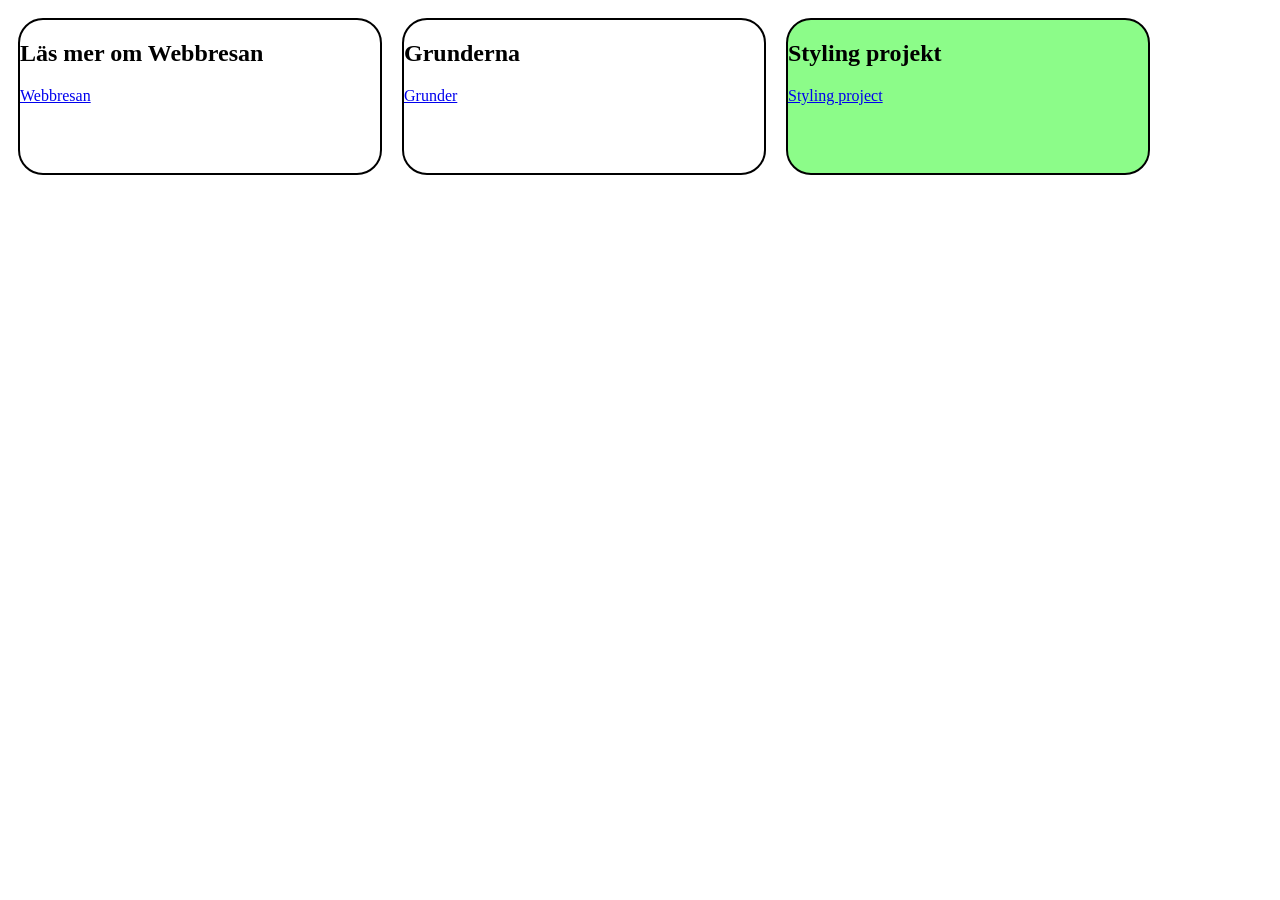
<file: index.html>
<!DOCTYPE html>
<html lang="en">
<head>
    <link href="Style.css" rel="stylesheet">
    <meta charset="UTF-8">
    <meta name="viewport" content="width=device-width, initial-scale=1.0">
    <title>Samling av sidor</title>
    <link rel="icon" type="image/x-icon" href="Styling/img/favicon (3).ico">
</head>
<body>
    <section>
        <h2>Läs mer om Webbresan</h2>
    <a href="Webbresan/index.html">Webbresan</a>
    </a>
    </section>
    <section>
        <h2>Grunderna</h2>
        <a href="Grunder/index.html">Grunder</a>
    </section>
    <section class="green">
        <h2>Styling projekt</h2>
        <a href="Styling/index.html">Styling project</a>
    </section>
</body>
</html>
</file>
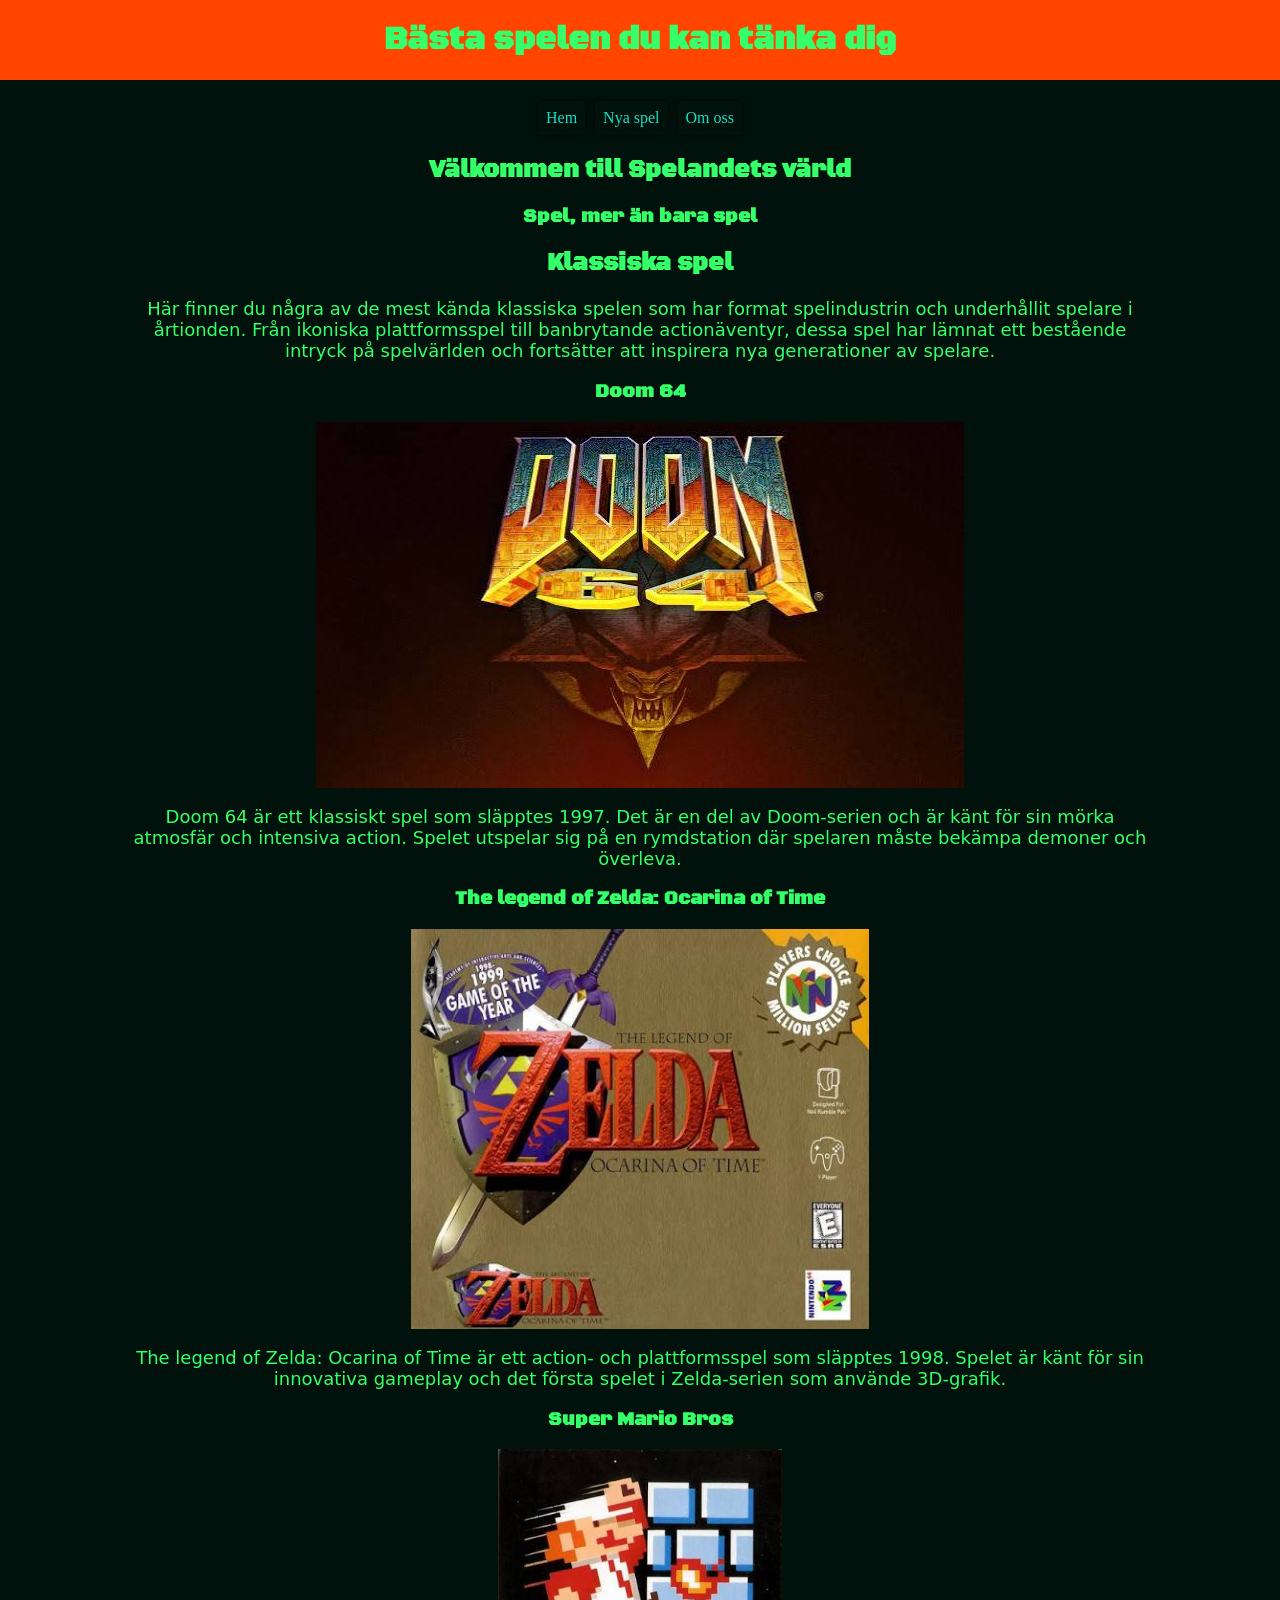
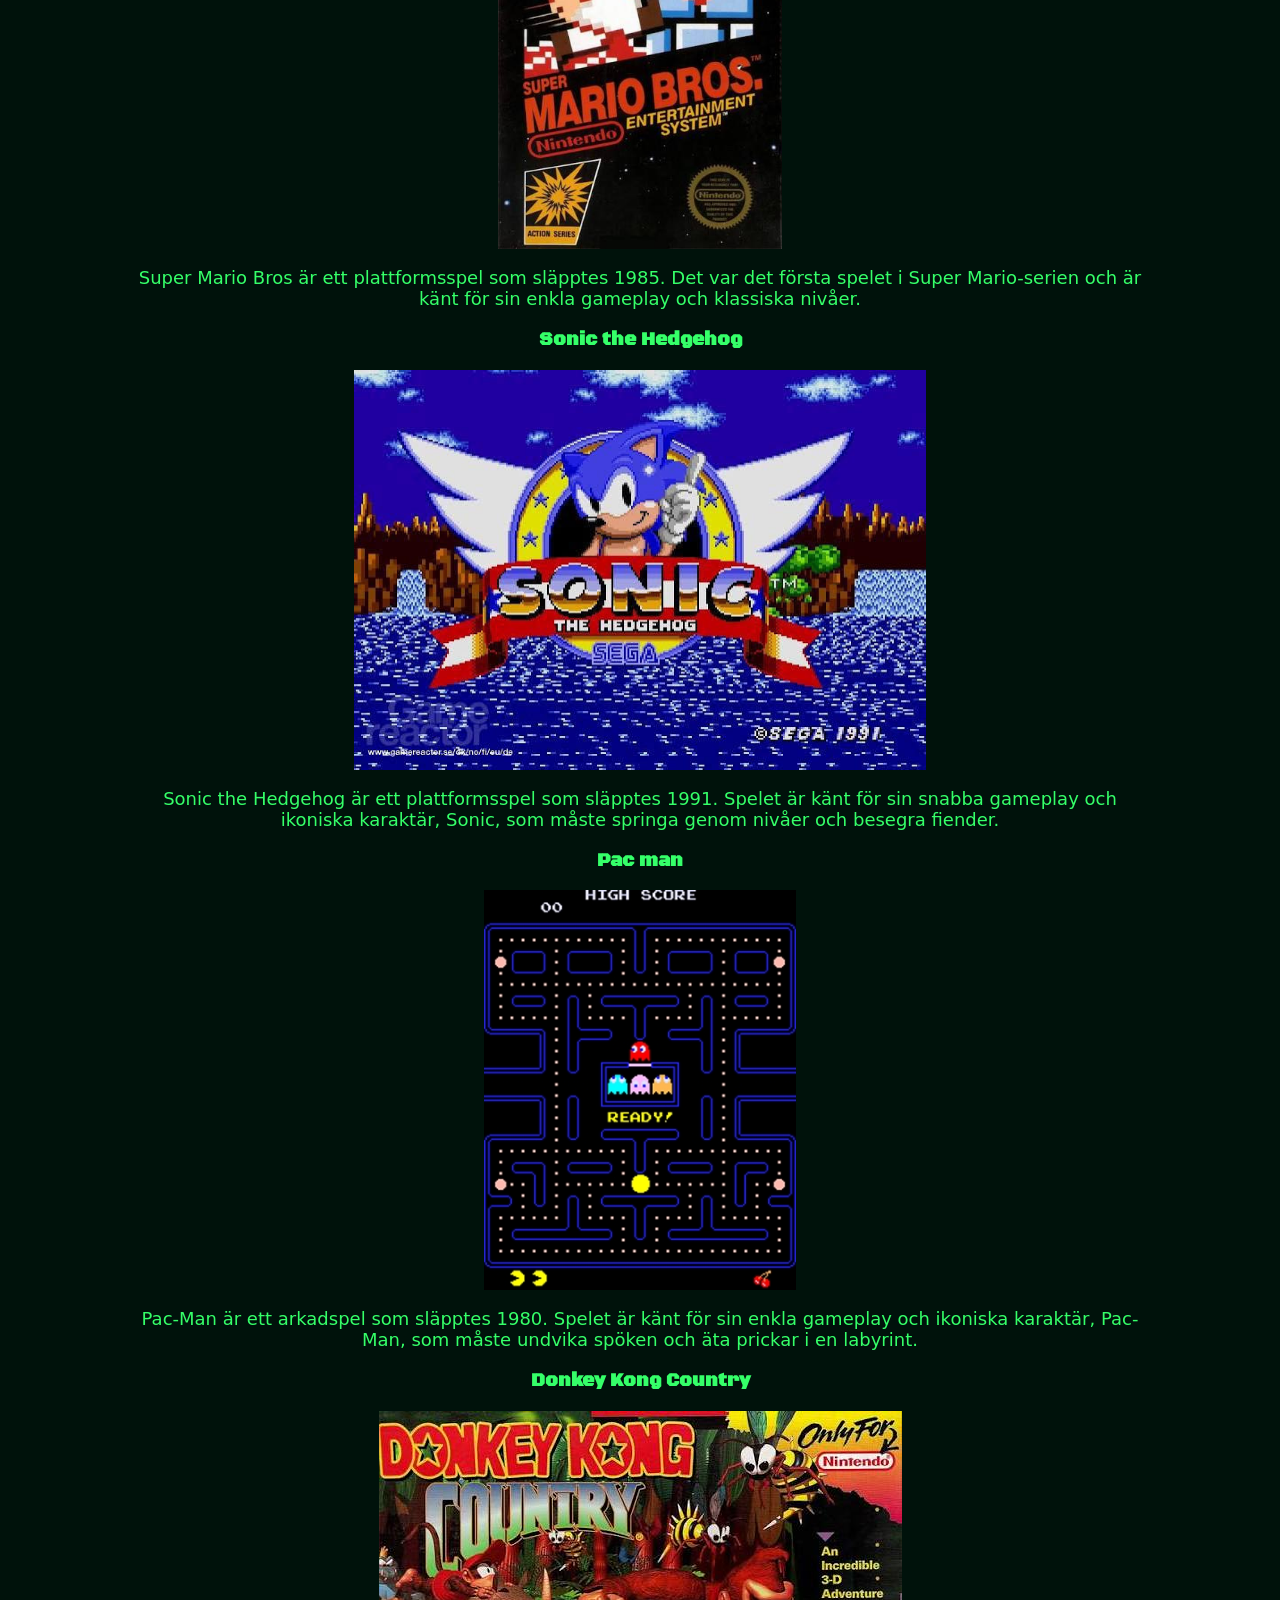
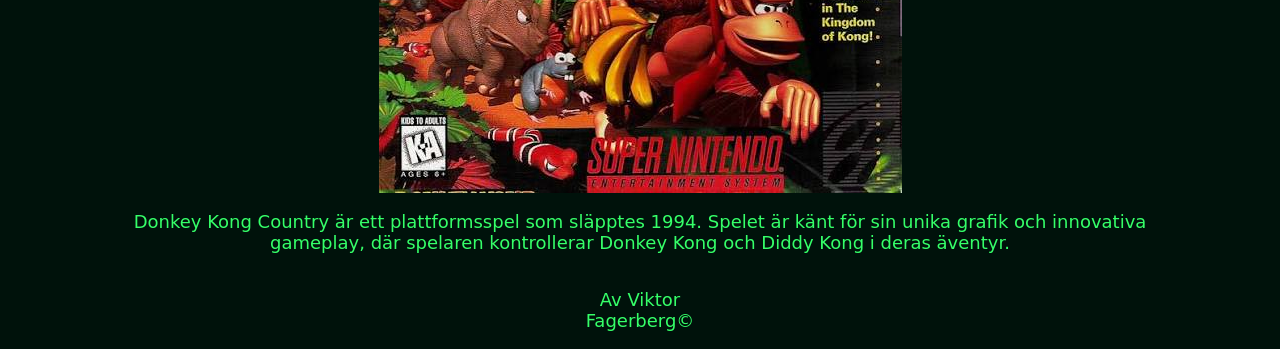
<file: Styling/index.html>
<!DOCTYPE html>
<html lang="sv">
<head>
    <meta charset="UTF-8">
    <meta name="viewport" content="width=device-width, initial-scale=1.0">
    <title>Bästa spelen du kan tänka dig</title>
    <link rel="stylesheet" href="Style.css" class="css">
    <link rel="icon" type="image/x-icon" href="img/favicon (2).ico">
</head>
<body class="index">
    <header>
        <h1 class="hela-rad">Bästa spelen du kan tänka dig</h1>
    </header>
    <nav> 
        <a href="index.html">Hem</a>
        <a href="Nya_spel.html">Nya spel</a>
        <a href="Exempel.html">Om oss</a>
    </nav>
    <main>
        <section>
            <h2 class="subhead">Välkommen till Spelandets värld</h2>
            <h3>Spel, mer än bara spel</h3>
        </section>
        <section>
            <h2 class="subhead">Klassiska spel</h2>
            <p class="max">
               Här finner du några av de mest kända klassiska spelen som har format spelindustrin och underhållit spelare i årtionden. Från ikoniska plattformsspel till banbrytande actionäventyr, dessa spel har lämnat ett bestående intryck på spelvärlden och fortsätter att inspirera nya generationer av spelare.
            </p>
        </section>
        <section>
            <h3>Doom 64</h3>
            <img src="img/Doom 64.png" alt="Doom 64" class="center-image">
            <p class="max">
                Doom 64 är ett klassiskt spel som släpptes 1997. Det är en del av Doom-serien och är känt för sin mörka atmosfär och intensiva action. Spelet utspelar sig på en rymdstation där spelaren måste bekämpa demoner och överleva.
            </p>
        </section>
        <section>
            <h3>The legend of Zelda: Ocarina of Time</h3>
            <img src="img/The legend of Zelda ocarinia of time.png" alt="The legend of Zelda: Ocarina of Time" class="center-image">
            <p class="max">
                The legend of Zelda: Ocarina of Time är ett action- och plattformsspel som släpptes 1998. Spelet är känt för sin innovativa gameplay och det första spelet i Zelda-serien som använde 3D-grafik.
            </p>
        </section>
        <section>
            <h3>Super Mario Bros</h3>
            <img src="img/Super mario bros.png" alt="Super Mario Bros" class="center-image toBig">
            <p class="max">
                Super Mario Bros är ett plattformsspel som släpptes 1985. Det var det första spelet i Super Mario-serien och är känt för sin enkla gameplay och klassiska nivåer.
            </p>
        </section>
        <section>
            <h3>Sonic the Hedgehog</h3>
            <img src="img/Sonic the hedgehog.png" alt="Sonic the Hedgehog" class="center-image">
            <p class="max">
                Sonic the Hedgehog är ett plattformsspel som släpptes 1991. Spelet är känt för sin snabba gameplay och ikoniska karaktär, Sonic, som måste springa genom nivåer och besegra fiender.
            </p>
        </section>
        <section>
            <h3>Pac man</h3>
            <img src="img/Pac man.png" alt="Pac-Man" class="center-image">
            <p class="max">
                Pac-Man är ett arkadspel som släpptes 1980. Spelet är känt för sin enkla gameplay och ikoniska karaktär, Pac-Man, som måste undvika spöken och äta prickar i en labyrint.
            </p>
        </section>
        <section>
            <h3>Donkey Kong Country</h3>
            <img src="img/Donkey kong country.png" alt="Donkey Kong Country" class="center-image">
            <p class="max">
                Donkey Kong Country är ett plattformsspel som släpptes 1994. Spelet är känt för sin unika grafik och innovativa gameplay, där spelaren kontrollerar Donkey Kong och Diddy Kong i deras äventyr.
            </p>
        </section>
    </main>
    <footer>
        <p class="max">Av Viktor Fagerberg&copy;</p>
    </footer>
</body>
</html>
</file>
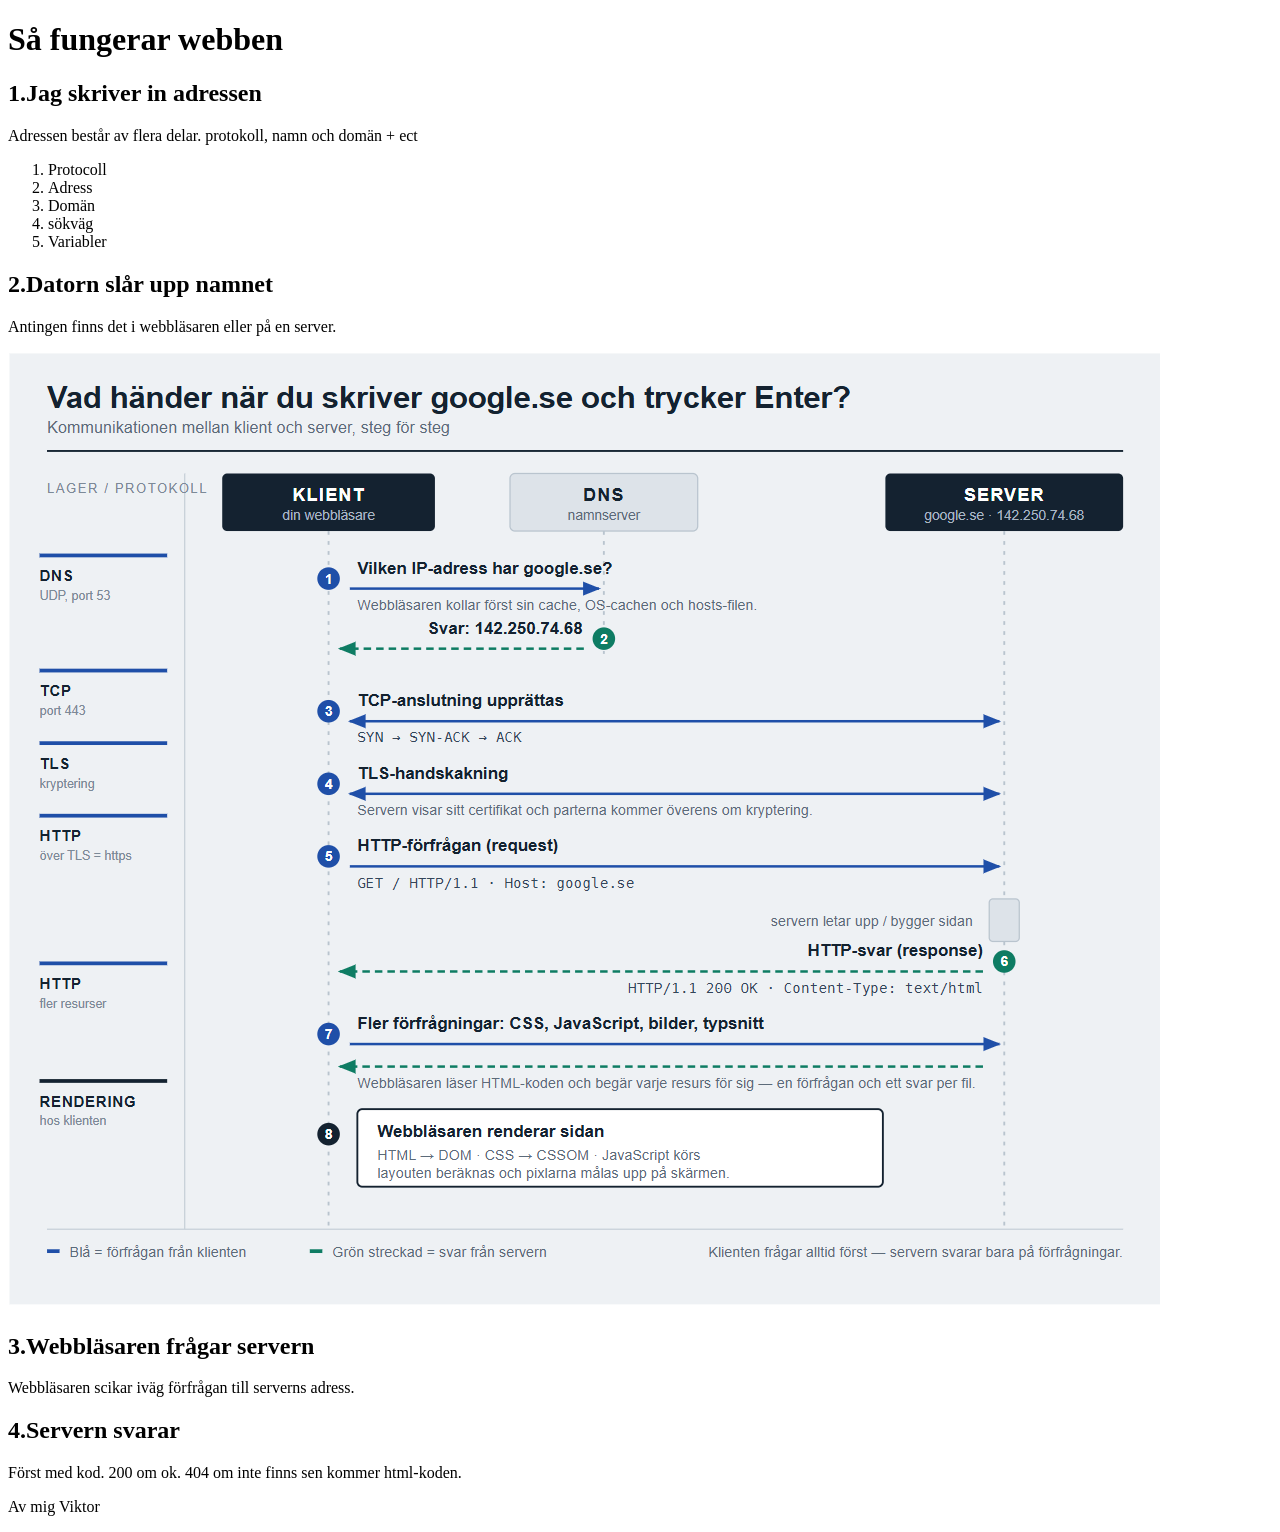
<file: Webbresan/index.html>
<!DOCTYPE html>
<html>

<head></head>
<Title>DO NOT! use this website</Title>
</head>
<body>
   <header>
<h1>Så fungerar webben</h1>
   </header>
<main>
<section>
    <h2>1.Jag skriver in adressen</h2>
    <p>Adressen består av flera delar. protokoll, namn och domän + ect</p>
    <ol>
     <li>Protocoll</li>
     <li>Adress</li>
     <li>Domän</li>
     <li>sökväg</li>
     <li>Variabler</li>
    </ol>
</section>
<section>
    <h2>2.Datorn slår upp namnet</h2>
    <p>Antingen finns det i webbläsaren eller på en server.</p>
    <img src="imgs/dns.png">
</section>
<section>
    <h2>3.Webbläsaren frågar servern</h3>
    <p>Webbläsaren scikar iväg förfrågan till serverns adress. </p>
</section>
<section>
    <h2>4.Servern svarar</h2>
    <p>Först med kod. 200 om ok. 404 om inte finns sen kommer html-koden.</p>
</section>
</main>
<footer>
<p>Av mig Viktor</p>
</footer>
</body>

</html>
</file>
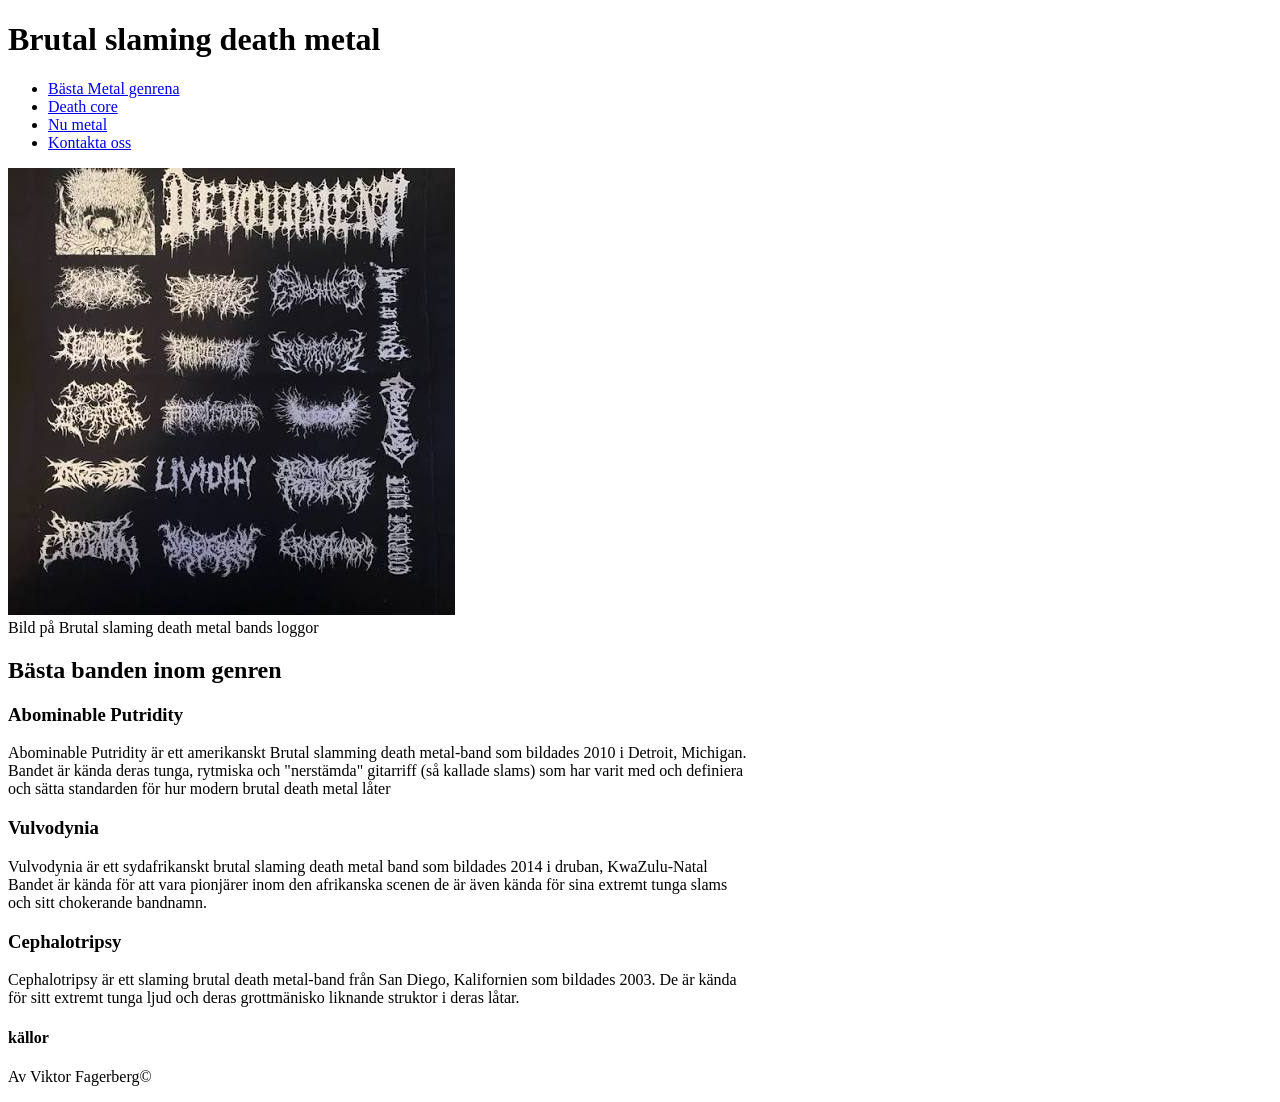
<file: Grunder/brutal slaming death metal.html>
<!DOCTYPE html>
<html lang="sv">
<head>
    <meta charset="UTF-8">
    <meta name="viewport" content="width=device-width, initial-scale=1.0">
    <title>Brutal slaming death metal</title>
    <link rel="icon" type="image/x-icon" href="Imgs 2/favicon.ico">
</head>
<body>
   <Header>
        <h1>Brutal slaming death metal</h1>
        <nav>
            <ul>
            <li><a href="index.html">Bästa Metal genrena</a></li>
            <li><a href="death core.html">Death core</a></li>
            <li><a href="nu metal.html">Nu metal</a></li>
            <li><a href="kontakta_oss.html">Kontakta oss</a></li>
            </ul>
        </nav>
    </Header>
    <main>
        <img src="Imgs 2/Slam metal images.jpeg" alt="Brutal slaming death metal">
        <figcaption>Bild på Brutal slaming death metal bands loggor</figcaption>
        <h2>Bästa banden inom genren</h2>
        <h3>Abominable Putridity</h3>
        <p>Abominable Putridity är ett amerikanskt Brutal slamming death metal-band som bildades 2010 i Detroit, Michigan.<br> Bandet är kända deras tunga, rytmiska och "nerstämda" gitarriff (så kallade slams) som har varit med och definiera<br> och sätta standarden för hur modern brutal death metal låter</p>
        <h3>Vulvodynia</h3>
        <p>Vulvodynia är ett  sydafrikanskt brutal slaming death metal band som bildades 2014 i druban, KwaZulu-Natal<br> Bandet är kända för att vara pionjärer inom den afrikanska scenen de är även kända för sina extremt tunga slams <br> och sitt chokerande bandnamn.</p>
        <h3>Cephalotripsy</h3>
        <p>Cephalotripsy är ett slaming brutal death metal-band från San Diego, Kalifornien som bildades 2003. De är kända<br> för sitt extremt tunga ljud och deras grottmänisko liknande struktor i deras låtar.  </p>
    </main>
    <footer>
        <h4>källor</h4>
        <p></p>
        <p>Av Viktor Fagerberg&copy;</p>
    </footer>
</body>
</html>
</file>
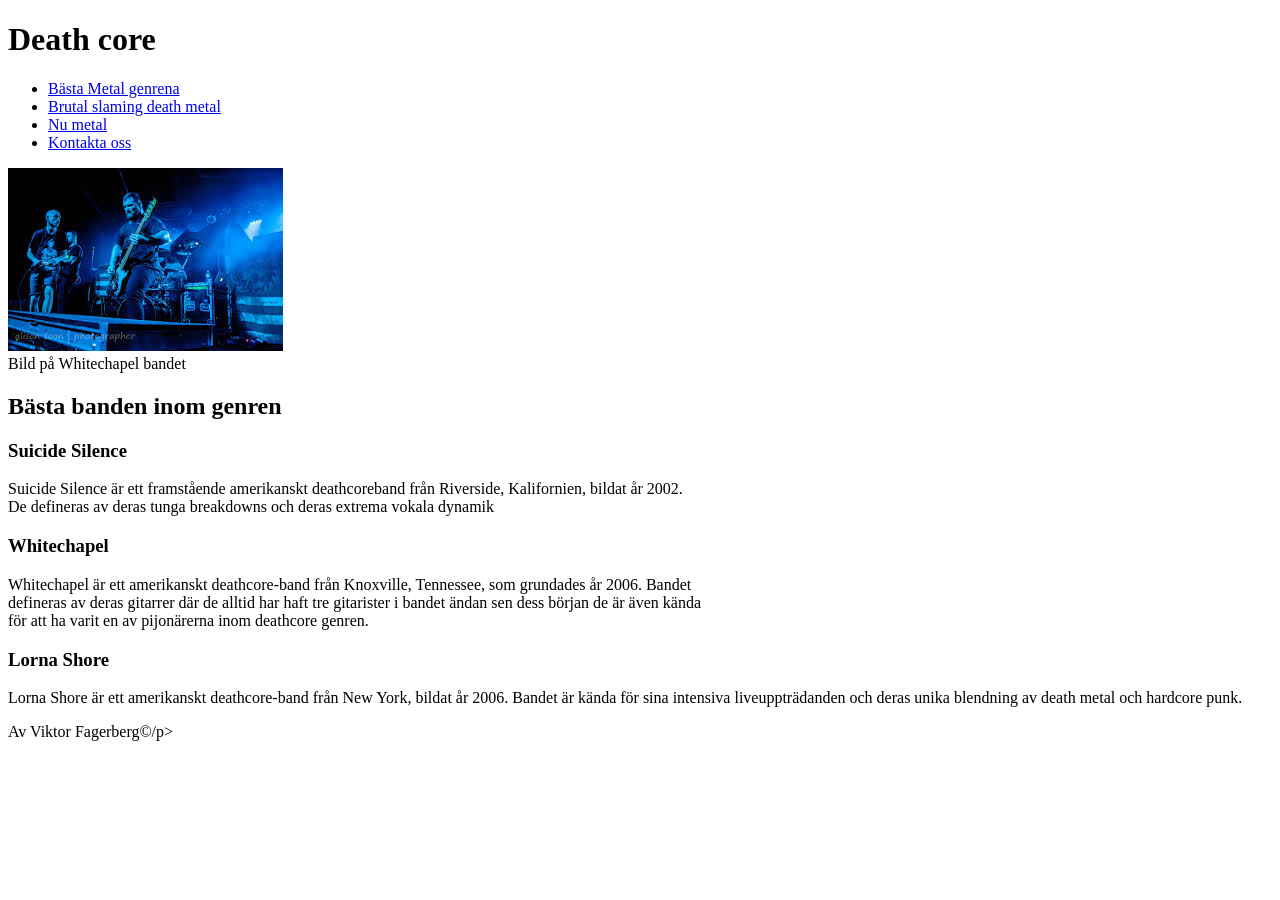
<file: Grunder/death core.html>
<!DOCTYPE html>
<html lang="sv">
<head>
    <meta charset="UTF-8">
    <meta name="viewport" content="width=device-width, initial-scale=1.0">
    <title>Death core</title>
    <link rel="icon" type="image/x-icon" href="Imgs 2/favicon.ico">
</head>
<body>
    <header>
        <h1>Death core</h1>
        <nav>
            <ul>
        <li><a href="index.html">Bästa Metal genrena</a></li>
        <li><a href="brutal slaming death metal.html">Brutal slaming death metal</a></li>
        <li><a href="nu metal.html">Nu metal</a></li>
        <li><a href="kontakta_oss.html">Kontakta oss</a></li>
            </ul>
        </nav>
    </header>
    <main>
        <img src="Imgs 2/Whitechapel images.jpeg" alt="Bild på Whitechapel bandet">
        <figcaption>Bild på Whitechapel bandet</figcaption>
        <section>
        <h2>Bästa banden inom genren</h2>
        </section>
        <h3>Suicide Silence</h3>
        <p>Suicide Silence är ett framstående amerikanskt deathcoreband från Riverside, Kalifornien, bildat år 2002.<br> De defineras av deras tunga breakdowns och deras extrema vokala dynamik</p>
        <h3>Whitechapel</h3>
        <P>Whitechapel är ett amerikanskt deathcore-band från Knoxville, Tennessee, som grundades år 2006. Bandet <br> defineras av deras gitarrer där de alltid har haft tre gitarister i bandet ändan sen dess början de är även kända<br> för att ha varit en av pijonärerna inom deathcore genren.</P>
        <h3>Lorna Shore</h3>
        <p>Lorna Shore är ett amerikanskt deathcore-band från New York, bildat år 2006. Bandet är kända för sina intensiva liveuppträdanden och deras unika blendning av death metal och hardcore punk. </p>
        
    </main>
    <footer>
        <p>Av Viktor Fagerberg&copy;/p>
    </footer>
</body>
</html>
</file>
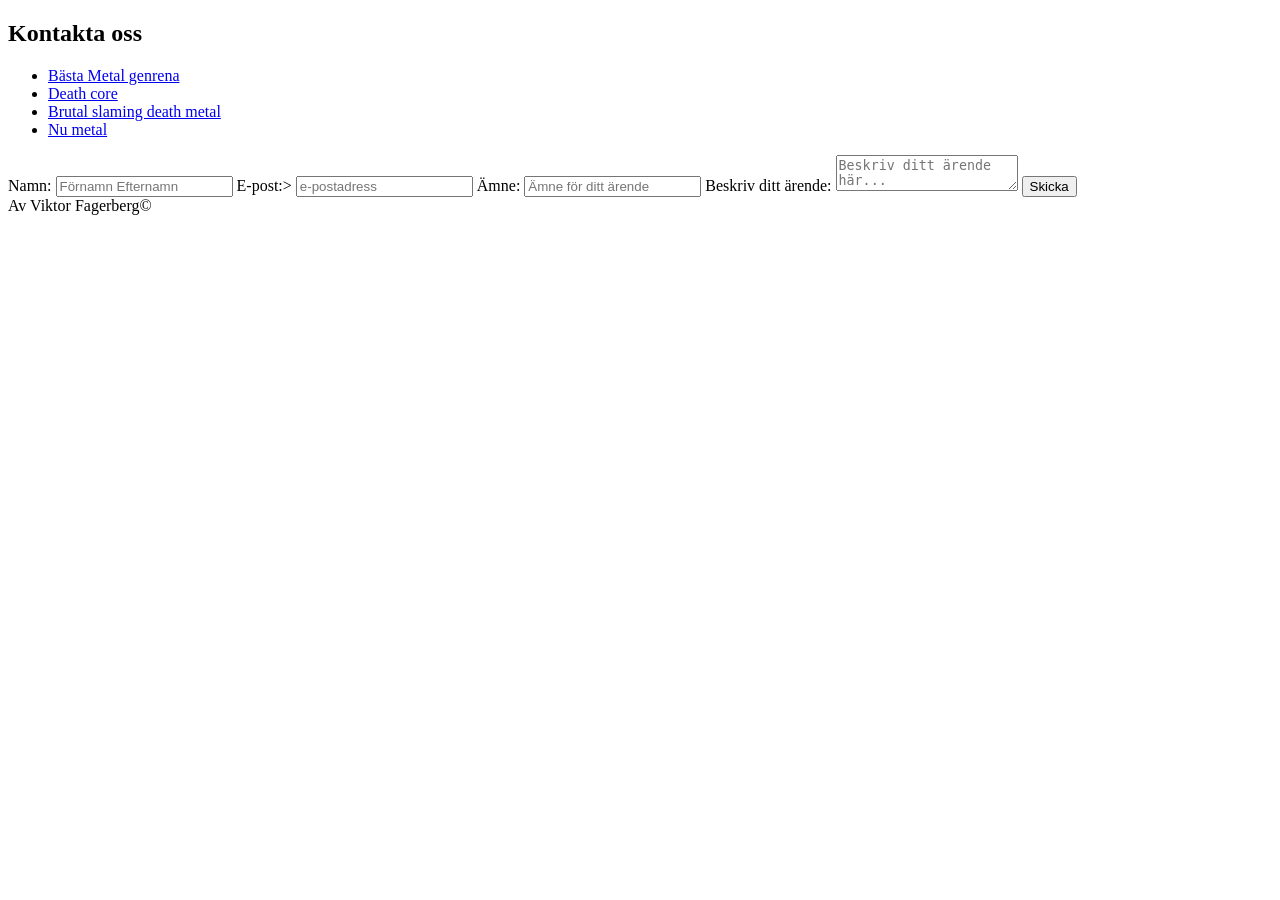
<file: Grunder/kontakta_oss.html>
<!DOCTYPE html>
<html lang="sv">
<head>
    <meta charset="UTF-8">
    <meta name="viewport" content="width=device-width, initial-scale=1.0">
    <title>Document</title>
    <link rel="icon" type="image/x-icon" href="Imgs 2/favicon.ico">
</head>
<body>
    <header>
        <section>
        <h1>Kontakta oss</h1>
        </section>
        <nav>
            <ul>
               <li><a href="index.html">Bästa Metal genrena</a></li>
               <li><a href="death core.html">Death core</a></li>
               <li><a href="brutal slaming death metal.html">Brutal slaming death metal</a></li>
               <li><a href="nu metal.html">Nu metal</a></li>
            </ul>
        </nav>
    </header>
        <main>
            <form>
            <section>
                <label for="name">Namn:</label>
                <input type="text" name="name" id="name" autocomplete="name" required placeholder="Förnamn Efternamn">
           
                <label for="email">E-post:></label>
                <input type="email" name="email" id="email" autocomplete="email" required placeholder="e-postadress">

                <label for="subject">Ämne:</label>
                <input type="text" name="subject" id="subject" required placeholder="Ämne för ditt ärende">

                <label for="description">Beskriv ditt ärende:</label>
                <textarea name="description" id="description" required placeholder="Beskriv ditt ärende här..."></textarea>
            
                <button type="submit">Skicka</button>
            </section>
            </form>
        </main>
    
    <footer>Av Viktor Fagerberg&copy;</footer>
</body>
</html>
</file>
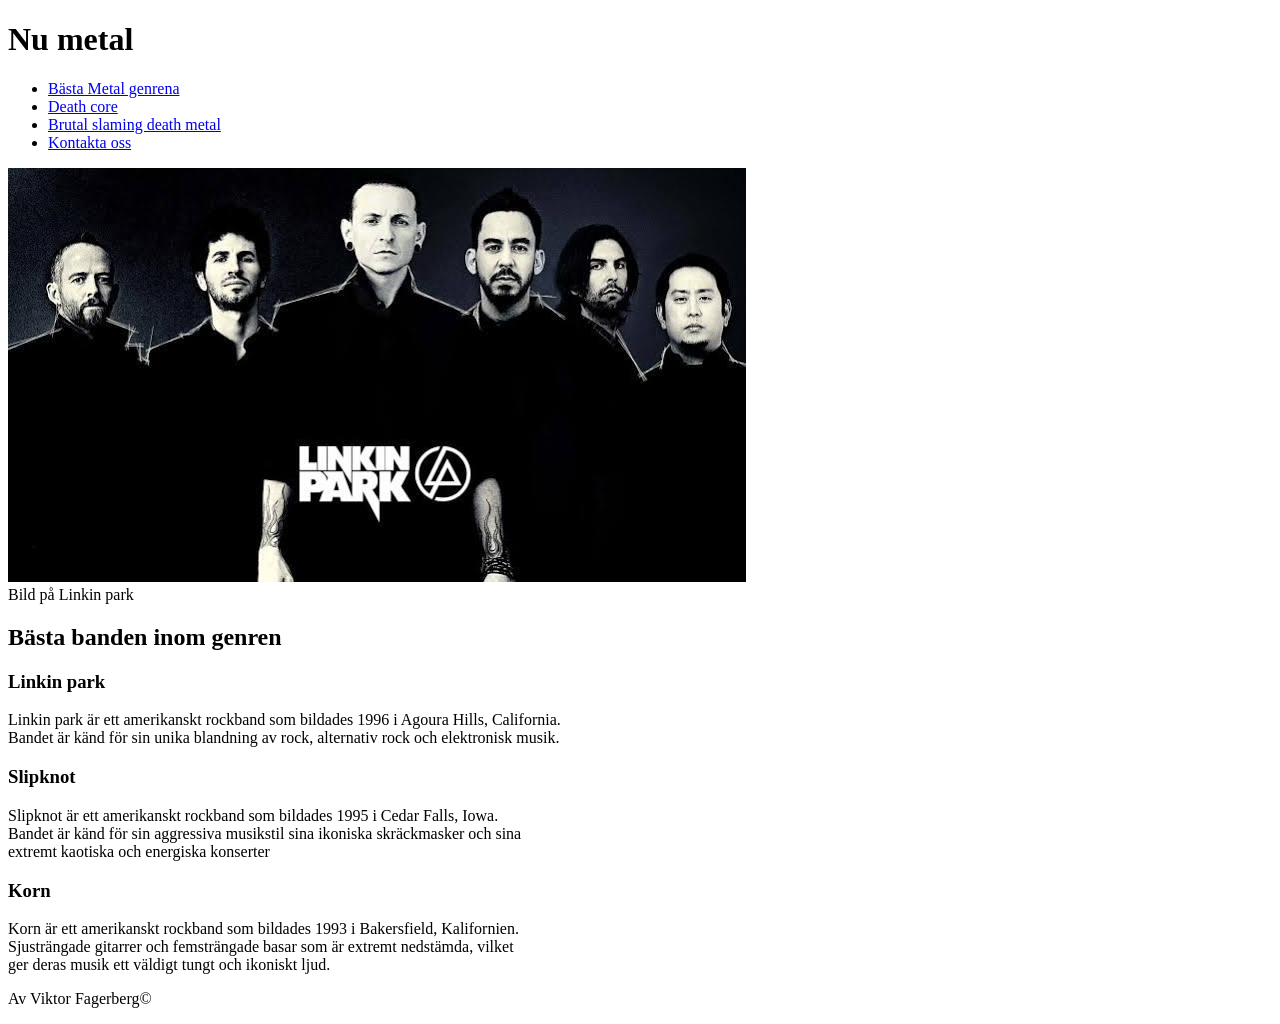
<file: Grunder/nu metal.html>
<!DOCTYPE html>
<html lang="sv">
<head>
    <meta charset="UTF-8">
    <meta name="viewport" content="width=device-width, initial-scale=1.0">
    <title>Document</title>
    <link rel="icon" type="image/x-icon" href="Imgs 2/favicon.ico">
</head>
<body>
    <header>
        <h1>Nu metal</h1>
        <nav>
        <section>
            <ul>
        <li><a href="index.html">Bästa Metal genrena</a></li>
        <li><a href="death core.html">Death core</a></li>
        <li><a href="brutal slaming death metal.html">Brutal slaming death metal</a></li>
        <li><a href="kontakta_oss.html">Kontakta oss</a></li>
            </ul>
        </section>
        </nav>
    </header>
    <main>
        <section>
            <img src="Imgs 2/Linkin park images.jpeg" alt="Bild på Linkin park bandet">
            <figcaption>Bild på Linkin park</figcaption>
        </section>
        <section>
            <h2>Bästa banden inom genren</h2>
        </section>
        <section>
            <h3>Linkin park</h3>
            <p>Linkin park är ett amerikanskt rockband som bildades 1996 i Agoura Hills, California.<br> Bandet är känd för sin unika blandning av rock, alternativ rock och elektronisk musik.</p>
        </section>   
            <h3>Slipknot</h3>
            <p>Slipknot är ett amerikanskt rockband som bildades 1995 i Cedar Falls, Iowa.<br>Bandet är känd för sin aggressiva musikstil sina ikoniska skräckmasker och sina<br> extremt kaotiska och energiska konserter</p>
        <section>  
            <h3>Korn</h3>
            <p>Korn är ett amerikanskt rockband som bildades 1993 i Bakersfield, Kalifornien.<br> Sjusträngade gitarrer och femsträngade basar som är extremt nedstämda, vilket<br> ger deras musik ett väldigt tungt och ikoniskt ljud.</p>   
        </section> 
    </main>
<footer>
    <p>Av Viktor Fagerberg&copy;</p>
</footer>  
</body>
</html>
</file>
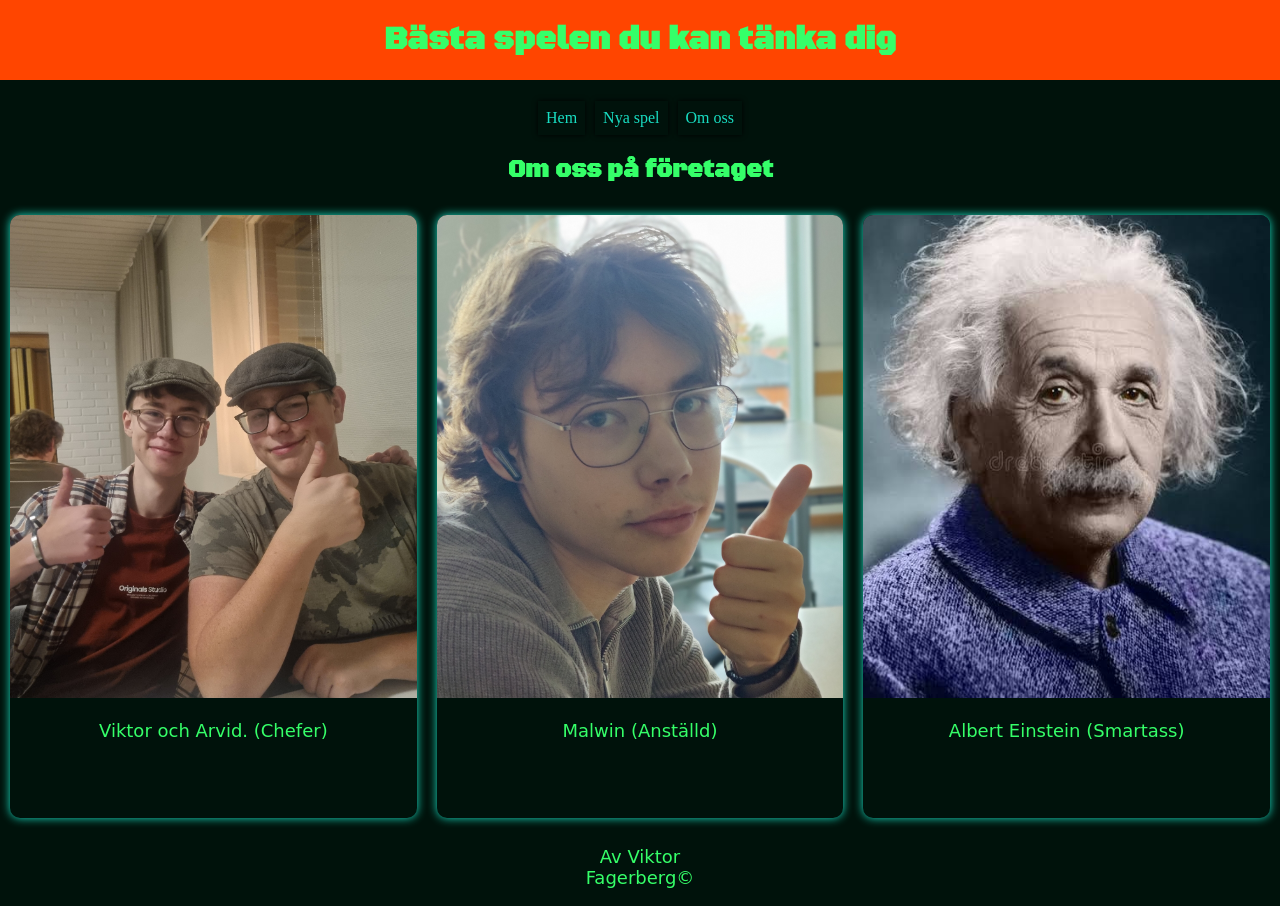
<file: Styling/Exempel.html>
<!DOCTYPE html>
<html lang="en">
<head>
    <meta charset="UTF-8">
    <meta name="viewport" content="width=device-width, initial-scale=1.0">
    <title>Om oss</title>
    <link rel="stylesheet" href="Style.css">
    <Link rel="icon" type="image/x-icon" href="img/favicon (2).ico">
</head>
<body>
    <header>
    <h1 class="hela-rad">Bästa spelen du kan tänka dig</h1>
</header>
<nav> 
    <a href="index.html">Hem</a>
    <a href="Nya_spel.html">Nya spel</a>
    <a href="Exempel.html">Om oss</a>
</nav>
    <main>
        <h2>Om oss på företaget</h2>
        <div class="row">
        <section>
            <img src="img/Viktor och Arvid.jpg" alt="Viktor och Arvid i Baskrar">
            <p class="max">Viktor och Arvid. (Chefer) </p>
        </section>
        <section>
            <img src="img/Malwin.jpg" alt="Jul Nisse">
            <p class="max">Malwin (Anställd) </p>
        </section>
        <section>
            <img src="img/Albert.png" alt="Albert Einstein">
            <p class="max">Albert Einstein (Smartass)</p>
        </section>
        </div>
    </main>
    <footer>
        <p class="max">Av Viktor Fagerberg&copy;</p>
    </footer>

</body>
</html>
</file>
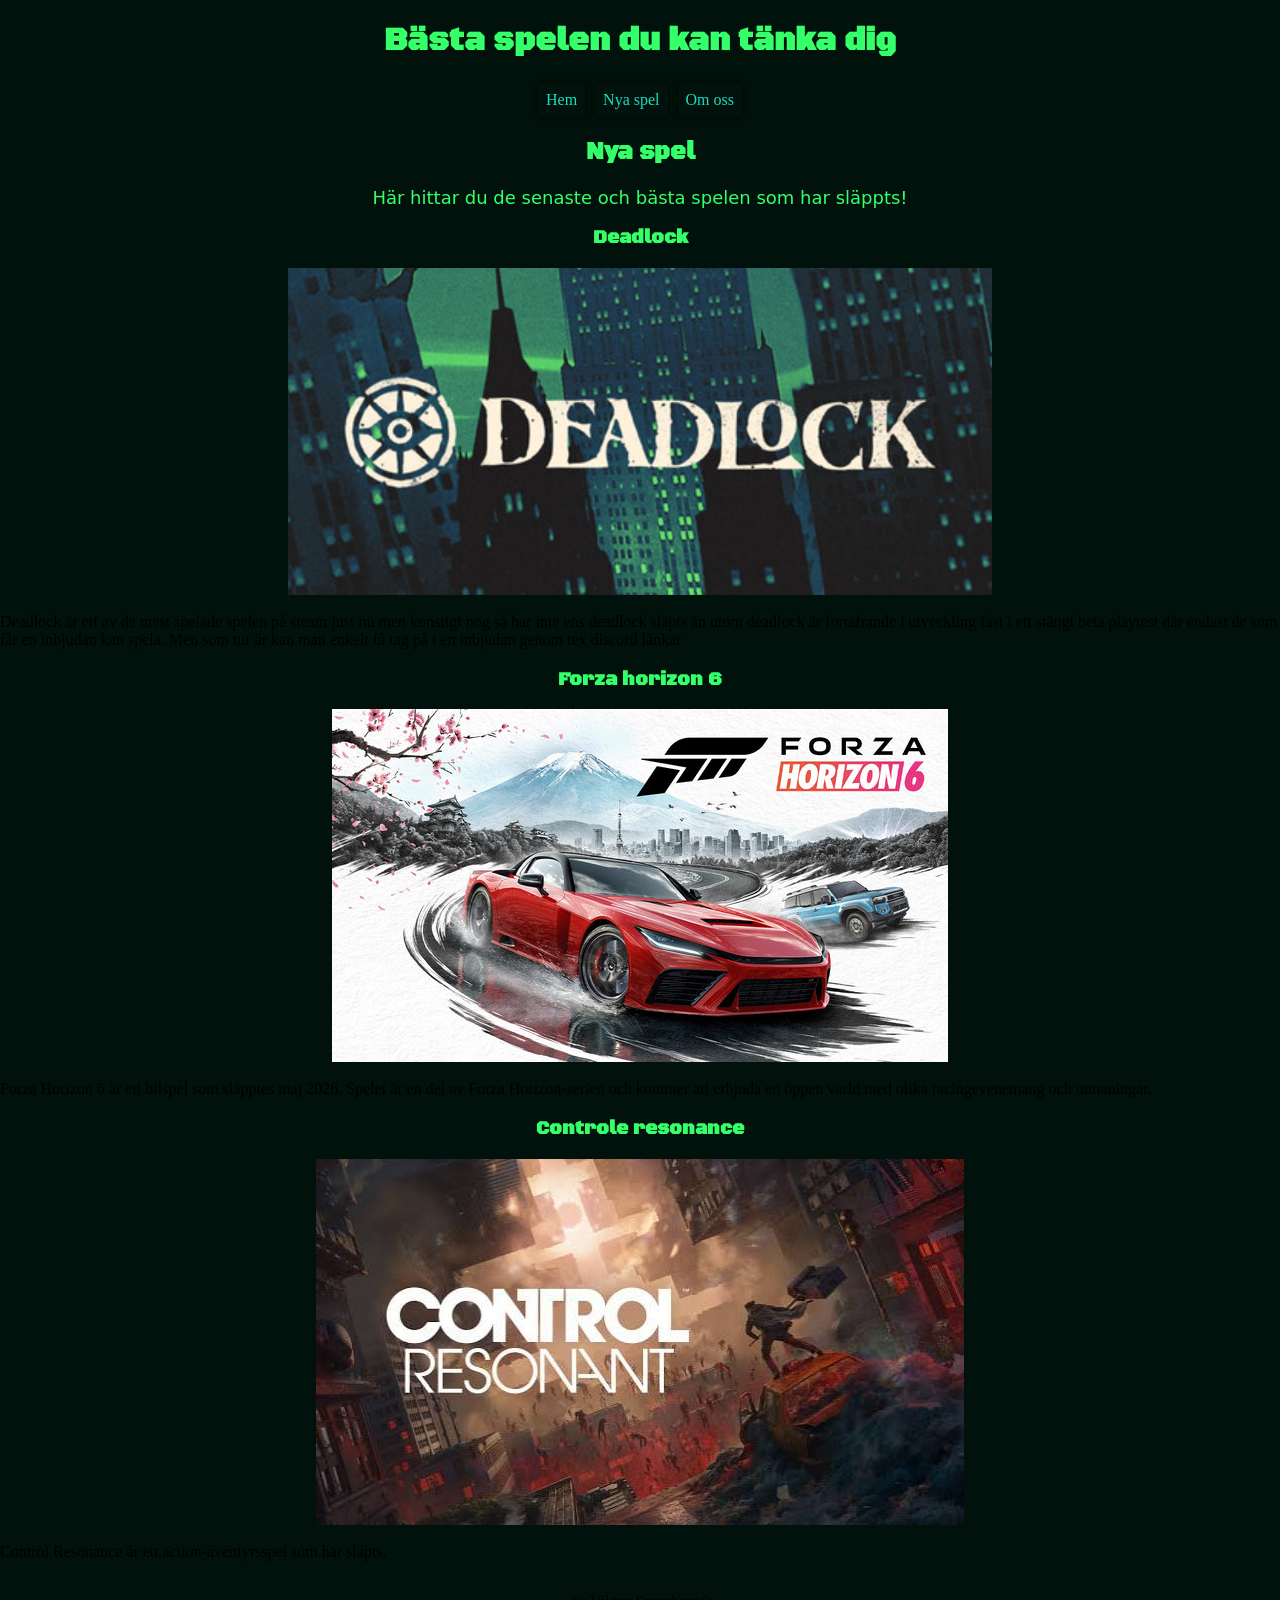
<file: Styling/Nya spel.html>
<!DOCTYPE html>
<html lang="en">
<head>
    <meta charset="UTF-8">
    <meta name="viewport" content="width=device-width, initial-scale=1.0">
    <link rel="stylesheet" href="Style.css">
    <title>Document</title>
</head>
<body>
    <header>
       <h1>Bästa spelen du kan tänka dig</h1>
    </header>
    <nav>
        <a href="index.html">Hem</a>
        <a href="Nya spel.html">Nya spel</a>
        <a href="Exempel.html">Om oss</a>
    </nav>
    <main >
        <section> 
            <h2>Nya spel</h2>
            <p class="max">Här hittar du de senaste och bästa spelen som har släppts!</p>
        </section>
        <section>
            <h3>Deadlock</h3>
            <img src="img/Deadlock.png" alt="Nya spel" class="center-image waytobig">
            <p class="max" >
               <p>Deadlock är ett av de mest spelade spelen på steam just nu men konstigt nog så har inte ens deadlock släpts än utom deadlock är fortafrande i utveckling fast i ett stängt beta playtest där endast de som får en inbjudan kan spela. Men som tur är kan man enkelt få tag på i en inbjudan genom tex discord länkar</p>
        </section>
        <section>
            <h3>Forza horizon 6</h3>
            <img src="img/forza horizon 6.png" alt="Forza horizon 6" class="center-image">
            <p class="max">
            <p>Forza Horizon 6 är ett bilspel som släpptes maj 2026. Spelet är en del av Forza Horizon-serien och kommer att erbjuda en öppen värld med olika racingevenemang och utmaningar.</p>
        </section>
        <section>
            <h3>Controle resonance</h3>
            <img src="img/Controle Resonant.png" alt="Control resonance" class="center-image">
            <p class="max">
            <p>Control Resonance är ett action-äventyrsspel som har släpts.
        </section>
        <section> </section>
    </main>
    <footer>
        <p>Av Viktor Fagerberg&copy;</p>
    </footer>
</body>
</html>
</file>
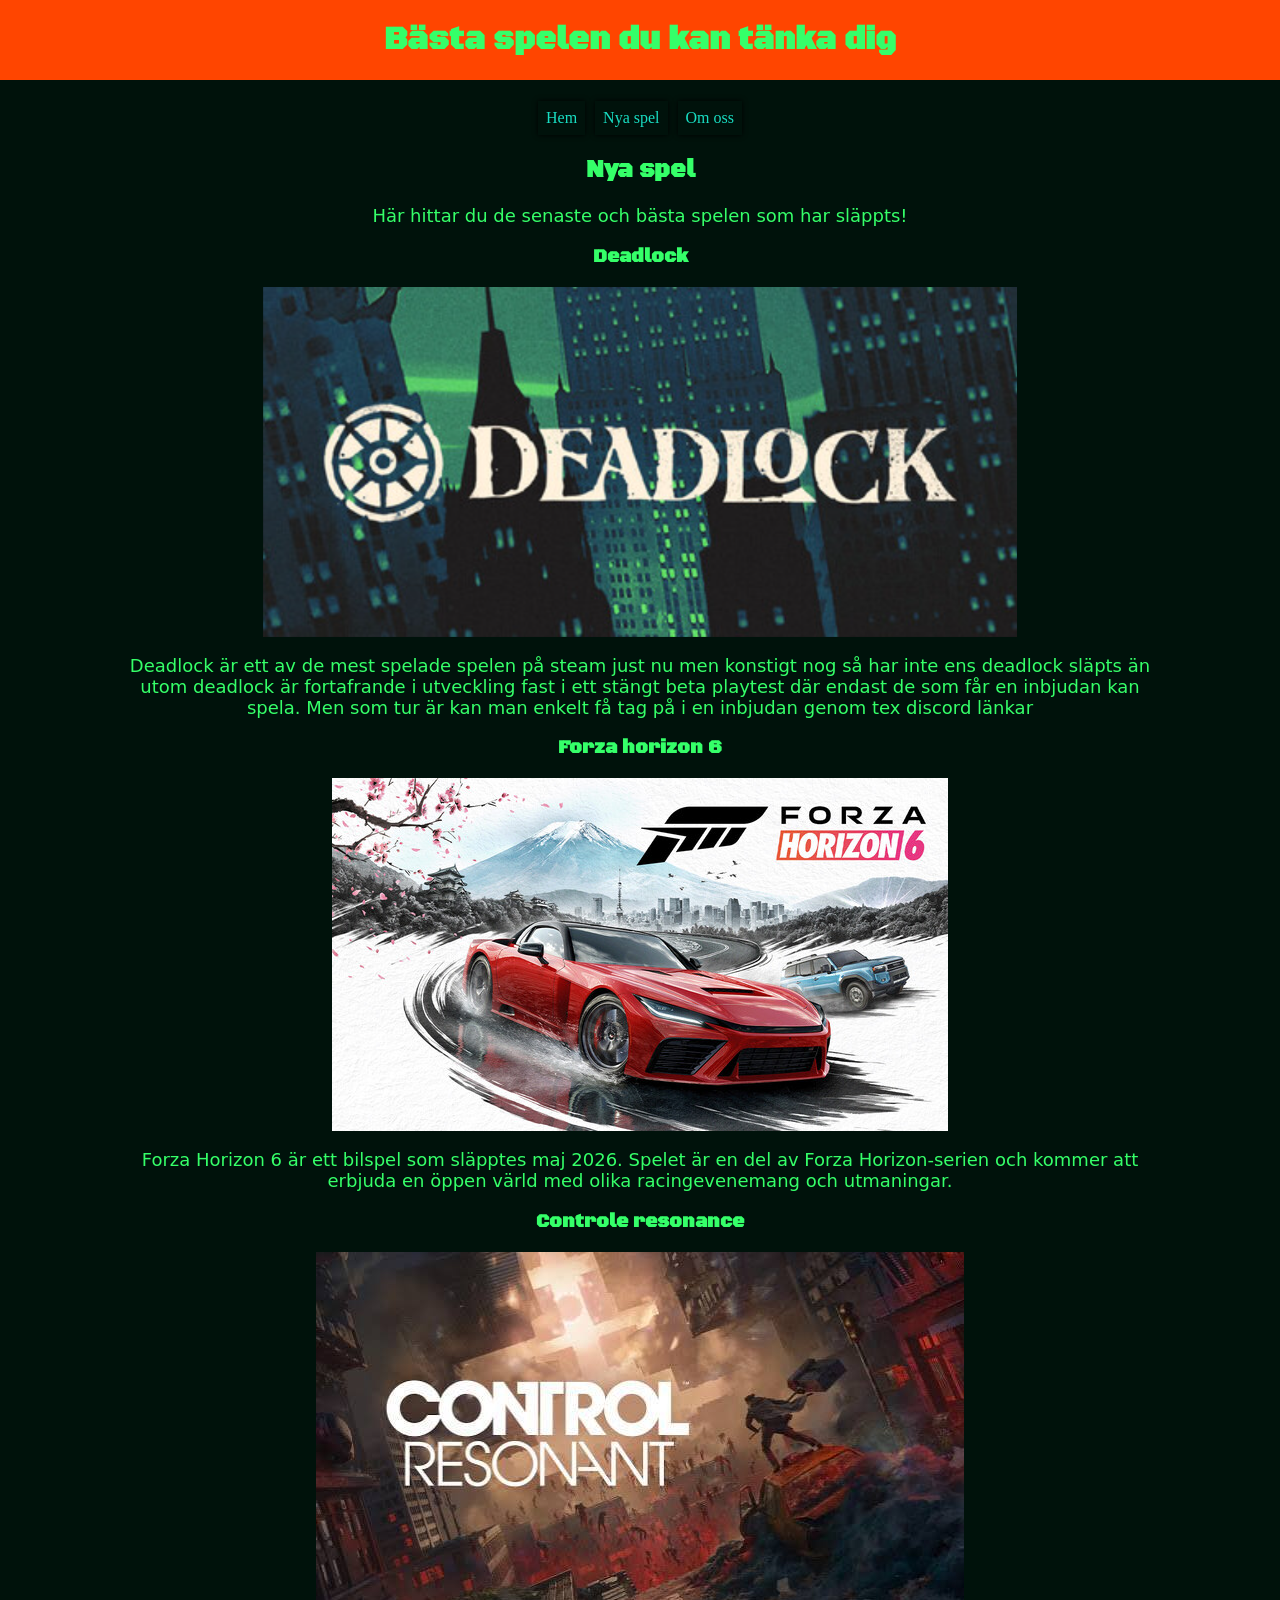
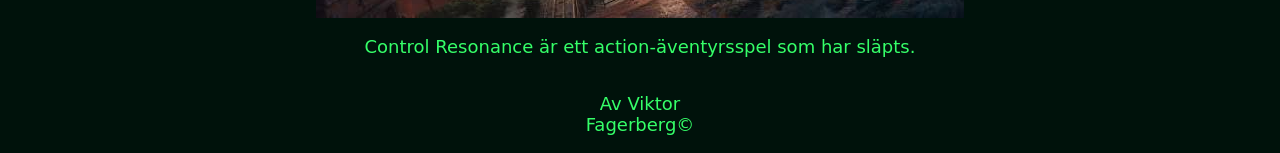
<file: Styling/Nya_spel.html>
<!DOCTYPE html>
<html lang="en">

<head>
    <meta charset="UTF-8">
    <meta name="viewport" content="width=device-width, initial-scale=1.0">
    <link rel="stylesheet" href="Style.css">
    <title>Document</title>
</head>

<body>
    <header>
        <h1 class="hela-rad">Bästa spelen du kan tänka dig</h1>
    </header>
    <nav>
        <a href="index.html">Hem</a>
        <a href="Nya_spel.html">Nya spel</a>
        <a href="Exempel.html">Om oss</a>
    </nav>
    <main class="nya-spel">
        <section>
            <h2>Nya spel</h2>
            <p class="max">Här hittar du de senaste och bästa spelen som har släppts!</p>
        </section>
        <section>
            <h3>Deadlock</h3>
            <img src="img/Deadlock.png" alt="Nya spel" class="center-image deadlocktobig">
            <p class="max">
                Deadlock är ett av de mest spelade spelen på steam just nu men konstigt nog så har inte ens deadlock
                släpts än utom deadlock är fortafrande i utveckling fast i ett stängt beta playtest där endast de som
                får en inbjudan kan spela. Men som tur är kan man enkelt få tag på i en inbjudan genom tex discord
                länkar
            </p>
        </section>
        <section>
            <h3>Forza horizon 6</h3>
            <img src="img/forza horizon 6.png" alt="Forza horizon 6" class="center-image">
            <p class="max">
            Forza Horizon 6 är ett bilspel som släpptes maj 2026. Spelet är en del av Forza Horizon-serien och kommer
                att erbjuda en öppen värld med olika racingevenemang och utmaningar.</p>
        </section>
        <section>
            <h3>Controle resonance</h3>
            <img src="img/Controle Resonant.png" alt="Control resonance" class="center-image">
            <p class="max">
                Control Resonance är ett action-äventyrsspel som har släpts.</p>
        </section>
        <section> </section>
    </main>
    <footer>
        <p class="max">Av Viktor Fagerberg&copy;</p>
    </footer>
</body>

</html>
</file>
<file: Style.css>
body {
    display: flex;
}

section {
    height: 17dvh;
    width: 40dvh;
    border: 2px solid black;
    border-radius: 25px;
    margin: 10px;

}

.green{
    background-color: rgba(62, 250, 56, 0.591);
}
</file>
<file: Styling/Style.css>
@import url('https://fonts.googleapis.com/css2?family=Black+Ops+One&display=swap');

*, *::before, *::after {
    box-sizing: border-box;
}

:root {
    --bg: #00120B; 
    --textcolor: #35FF69;
    --accent: #18DEC3; 
}

body {
    background-color: var(--bg);
    display: flex;
    flex-direction: column;
    justify-content: center;
    align-items: center;
    margin: 0 auto;
}


header {
    color: var(--textcolor);
     font-family: "Black Ops One", system-ui;
  font-weight: 400;
  font-style: normal;
  width: 100%;
}

nav {
    display: flex;
    flex-wrap: wrap;
    gap: 10px;
   
}
nav a {
    color: var(--accent);
    text-decoration: none;
    padding: 8px;
    box-shadow: 0px 0px 5px black;
}

nav a:hover{
    box-shadow: var(--accent) 0px 0px 10px;
}

nav a:active{
    box-shadow: var(--accent) 0px 1px 3px;
}

h1,h2,h3{
    font-family: "Black Ops One", system-ui;
    text-align: center;
    color: var(--textcolor);
}

.subhead{
    font-size: 24px;
    color: var(--textcolor);
}

main {
    width: 100%;
}

main > section {
    width: 100%;
}

.index section img {
    max-height: 400px;
    max-width: 100%;
}

.max{
   
    color: var(--textcolor);
    font-size: 18px;
    width: 80%;
    text-align: center;
    margin-inline: auto;
     font-family: roboto, system-ui;
}

.row{
    display: flex;
    width: 100%;
}

.row section{
    flex: 1;
    margin: 10px;
    box-shadow: var(--accent) 0px 0px 10px;
    Border-radius: 10px;
}   

.row img {
    width: 100%;
    height: 80%;
    object-fit: cover;
    border-radius: 10px 10px 0px 0px
}

.center-image{
    display: block;
  margin-left: auto;
  margin-right: auto;
 }

 .toBig {
    max-height: 400px;
 }

 .waytobig{
    max-width: min(55dvw, 100%);
 }
.hela-rad{
    background-color: #FF4500;
    width: 100%;
    Margin-top: 0px;
    padding: 20px 0;
}

.nya-spel section *{
    max-width: 100%;
}

.nya-spel section img {
    max-width: 100%;
}

.deadlocktobig{
    max-width: 100%;
    max-height: 350px;
}
</file>
